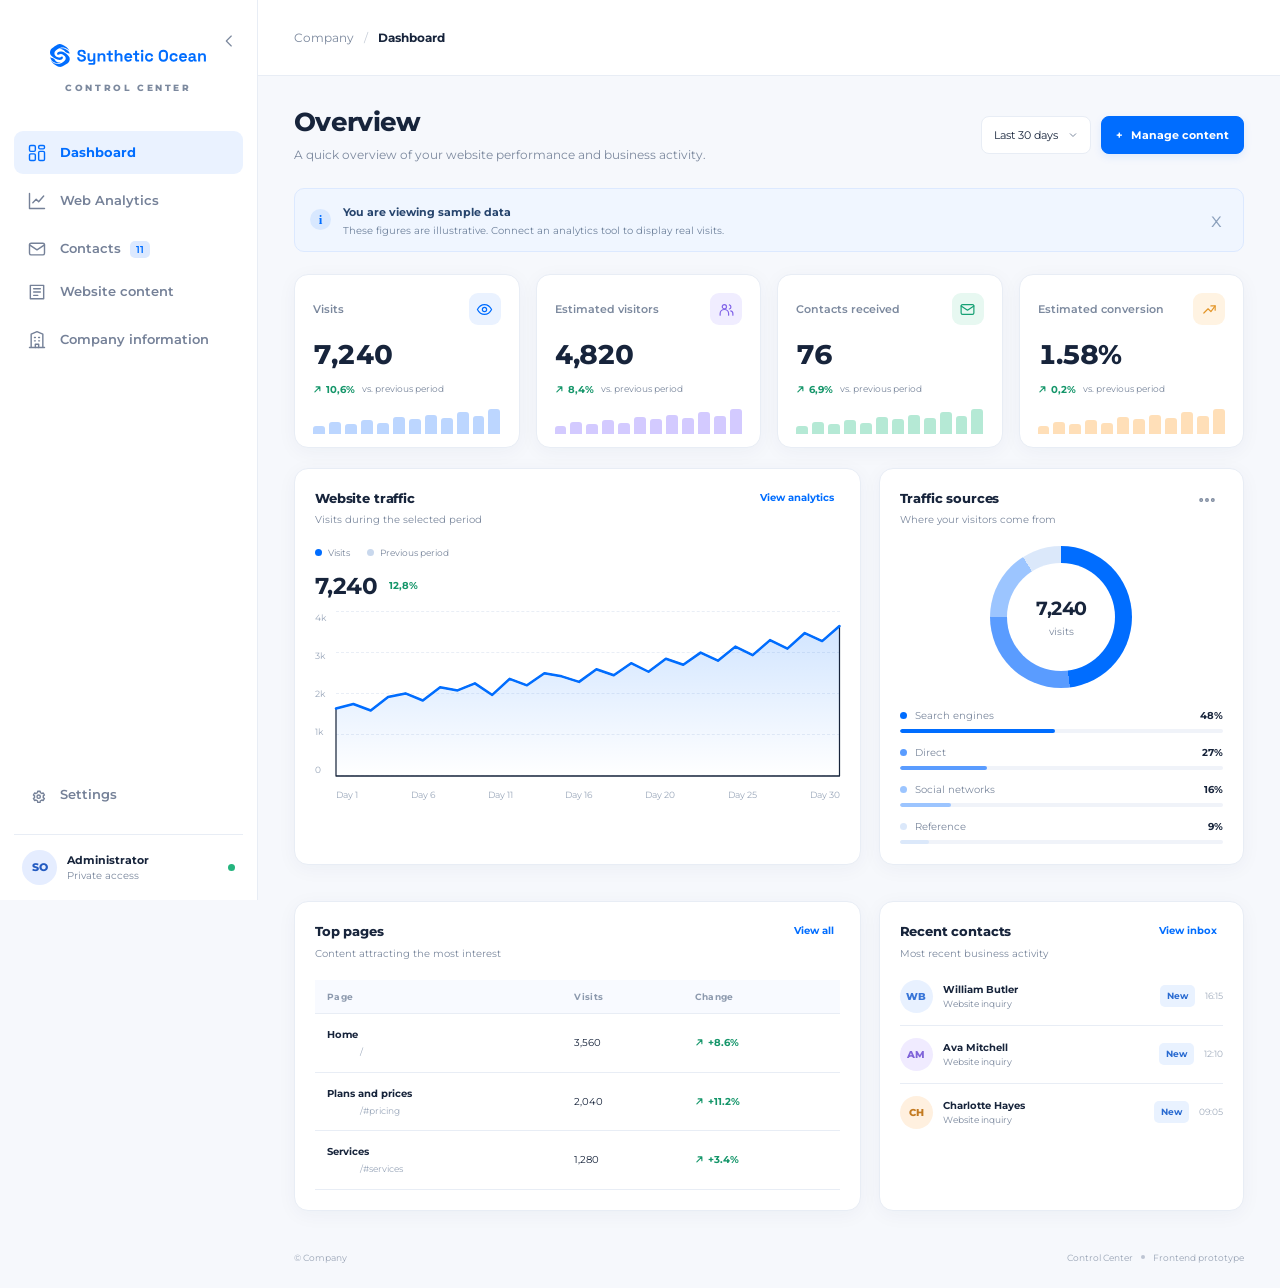
<file: index.html>
<!doctype html>
<html lang="en">
<head>
  <meta charset="utf-8">
  <meta name="viewport" content="width=device-width, initial-scale=1">
  <meta name="theme-color" content="#006dff">
  <meta name="description" content="Synth Ocean Control Center">
  <title>Control Center · Synth Ocean</title>
  <link rel="icon" type="image/ico" href="image/brand/favicon.ico">
  <link rel="stylesheet" href="css/style.css">
  <script type="module" src="js/script.js"></script>
</head>
<body>
  <div class="app-shell">
    <div class="mobile-scrim" id="mobileScrim" hidden></div>
    <aside class="sidebar" id="sidebar" aria-label="Main navigation">
      <div class="brand">
        <a class="brand-mark" href="#dashboard" aria-label="Synth Ocean home">
          <img class="brand-logo" src="image/brand/logo-blue.svg" alt="Synth Ocean">
          <img class="brand-favicon" src="image/brand/favicon.ico" alt="">
        </a>
        <span class="brand-caption">CONTROL CENTER</span>
        <button class="sidebar-collapse" id="sidebarCollapse" type="button" aria-label="Collapse sidebar" title="Collapse sidebar">
          <svg viewBox="0 0 24 24" aria-hidden="true">
            <path d="m14.5 5-7 7 7 7"/>
          </svg>
        </button>
      </div>
      <nav class="nav-list">
        <button class="nav-item active" data-view="dashboard" title="Dashboard">
          <span class="nav-icon">
            <svg viewBox="0 0 24 24">
              <rect x="3" y="3" width="7" height="7" rx="1.5"/>
              <rect x="14" y="3" width="7" height="4" rx="1.5"/>
              <rect x="14" y="10" width="7" height="11" rx="1.5"/>
              <rect x="3" y="13" width="7" height="8" rx="1.5"/>
            </svg>
          </span>
          <span class="nav-text">Dashboard</span>
        </button>
        <button class="nav-item" data-view="analytics" title="Web Analytics">
          <span class="nav-icon">
            <svg viewBox="0 0 24 24">
              <path d="M3 3v18h18"/>
              <path d="m7 14 4-4 3 3 6-7"/>
            </svg>
          </span>
          <span class="nav-text">Web Analytics</span>
        </button>
        <button class="nav-item" data-view="contacts" title="Contacts">
          <span class="nav-icon">
            <svg viewBox="0 0 24 24">
              <rect x="3" y="5" width="18" height="14" rx="2"/>
              <path d="m3 7 9 6 9-6"/>
            </svg>
          </span>
          <span class="nav-text">Contacts <span class="nav-count" id="newContactsCount">3</span></span>
        </button>
      </nav>
      <nav class="nav-list">
        <button class="nav-item" data-view="content" title="Website content">
          <span class="nav-icon">
            <svg viewBox="0 0 24 24">
              <path d="M4 4h16v16H4z"/>
              <path d="M8 8h8M8 12h8M8 16h5"/>
            </svg>
          </span>
          <span class="nav-text">Website content</span>
        </button>
        <button class="nav-item" data-view="company" title="Company information">
          <span class="nav-icon">
            <svg viewBox="0 0 24 24">
              <path d="M3 21h18M5 21V5l7-3 7 3v16"/>
              <path d="M9 9h1M14 9h1M9 13h1M14 13h1M10 21v-4h4v4"/>
            </svg>
          </span>
          <span class="nav-text">Company information</span>
        </button>
      </nav>
      <div class="sidebar-bottom">
        <button class="nav-item" data-view="configuration" title="Settings">
          <span class="nav-icon settings-icon">
            <svg viewBox="0 0 24 24">
              <circle cx="14" cy="14" r="2"/>
              <path d="m19.4 15 .1.1 1.4 1.1-1.4 2.4-1.7-.6a8 8 0 0 1-1.8 1l-.3 1.8h-2.8l-.3-1.8a8 8 0 0 1-1.8-1l-1.7.6-1.4-2.4 1.4-1.1a7 7 0 0 1 0-2l-1.4-1.1 1.4-2.4 1.7.6a8 8 0 0 1 1.8-1l.3-1.8h2.8l.3 1.8a8 8 0 0 1 1.8 1l1.7-.6 1.4 2.4-1.4 1.1a7 7 0 0 1 0 2Z"/>
            </svg>
          </span>
          <span class="nav-text">Settings</span>
        </button>
        <div class="sidebar-user">
          <div class="avatar">SO</div>
          <div class="user-details">
            <strong>Administrator</strong>
            <span>Private access</span>
          </div>
          <span class="online-dot" aria-label="Local session"></span>
        </div>
      </div>
    </aside>
    <main class="main-area">
      <header class="topbar">
        <div class="topbar-left">
          <button class="icon-button mobile-menu" id="mobileMenu" type="button" aria-label="Open menu">
            <svg viewBox="0 0 24 24">
              <path d="M4 6h16M4 12h16M4 18h16"/>
            </svg>
          </button>
          <div class="breadcrumb">
            <span>Synth Ocean</span>
            <span class="crumb-slash">/</span>
            <strong id="breadcrumbCurrent">Dashboard</strong>
          </div>
        </div>
      </header>
      <div class="content-wrap">
        <section class="view-section active" id="view-dashboard">
          <div class="page-heading">
            <div>
              <h1>Overview</h1>
              <p class="page-subtitle">A quick overview of your website performance and business activity.</p>
            </div>
            <div class="heading-actions">
              <label class="select-wrap">
                <span class="sr-only">Period</span>
                <select id="overviewPeriod">
                  <option value="7">Last 7 days</option>
                  <option value="30" selected>Last 30 days</option>
                  <option value="90">Last 90 days</option>
                </select>
              </label>
              <button class="button button-primary" data-go="content">
                <span>+</span>
                Manage content
              </button>
            </div>
          </div>
          <div class="notice-banner">
            <span class="notice-icon">i</span>
            <div>
              <strong>You are viewing sample data</strong>
              <p>These figures are illustrative. Connect an analytics tool to display real visits.</p>
            </div>
            <button class="notice-close" id="dismissNotice" aria-label="Dismiss notice">x</button>
          </div>
          <div class="metric-grid">
            <article class="metric-card">
              <div class="metric-top">
                <span>Visits</span>
                <span class="metric-icon blue-icon">
                  <svg viewBox="0 0 24 24">
                    <path d="M2 12s3.6-7 10-7 10 7 10 7-3.6 7-10 7-10-7-10-7Z"/>
                    <circle cx="12" cy="12" r="3"/>
                  </svg>
                </span>
              </div>
              <div class="metric-value">12.846</div>
              <div class="metric-foot">
                <span class="trend positive">12,8%</span>
                <span>vs. previous period</span>
              </div>
              <div class="sparkline spark-blue">
                <i></i>
                <i></i>
                <i></i>
                <i></i>
                <i></i>
                <i></i>
                <i></i>
                <i></i>
                <i></i>
                <i></i>
                <i></i>
                <i></i>
              </div>
            </article>
            <article class="metric-card">
              <div class="metric-top">
                <span>Estimated visitors</span>
                <span class="metric-icon violet-icon">
                  <svg viewBox="0 0 24 24">
                    <circle cx="9" cy="8" r="3"/>
                    <path d="M3 20v-2a6 6 0 0 1 12 0v2M16 5.5a3 3 0 0 1 0 5.8M18 14a4 4 0 0 1 3 4v2"/>
                  </svg>
                </span>
              </div>
              <div class="metric-value">8.392</div>
              <div class="metric-foot">
                <span class="trend positive">8,2%</span>
                <span>vs. previous period</span>
              </div>
              <div class="sparkline spark-violet">
                <i></i>
                <i></i>
                <i></i>
                <i></i>
                <i></i>
                <i></i>
                <i></i>
                <i></i>
                <i></i>
                <i></i>
                <i></i>
                <i></i>
              </div>
            </article>
            <article class="metric-card">
              <div class="metric-top">
                <span>Contacts received</span>
                <span class="metric-icon green-icon">
                  <svg viewBox="0 0 24 24">
                    <rect x="3" y="5" width="18" height="14" rx="2"/>
                    <path d="m3 7 9 6 9-6"/>
                  </svg>
                </span>
              </div>
              <div class="metric-value">148</div>
              <div class="metric-foot">
                <span class="trend positive">4,6%</span>
                <span>vs. previous period</span>
              </div>
              <div class="sparkline spark-green">
                <i></i>
                <i></i>
                <i></i>
                <i></i>
                <i></i>
                <i></i>
                <i></i>
                <i></i>
                <i></i>
                <i></i>
                <i></i>
                <i></i>
              </div>
            </article>
            <article class="metric-card">
              <div class="metric-top">
                <span>Estimated conversion</span>
                <span class="metric-icon orange-icon">
                  <svg viewBox="0 0 24 24">
                    <path d="M4 17 10 11l4 4 6-8"/>
                    <path d="M14 7h6v6"/>
                  </svg>
                </span>
              </div>
              <div class="metric-value">3,42<span class="metric-unit">%</span></div>
              <div class="metric-foot">
                <span class="trend negative">0,4%</span>
                <span>vs. previous period</span>
              </div>
              <div class="sparkline spark-orange">
                <i></i>
                <i></i>
                <i></i>
                <i></i>
                <i></i>
                <i></i>
                <i></i>
                <i></i>
                <i></i>
                <i></i>
                <i></i>
                <i></i>
              </div>
            </article>
          </div>
          <div class="dashboard-grid">
            <article class="panel traffic-panel">
              <div class="panel-heading">
                <div>
                  <h2>Website traffic</h2>
                  <p>Visits during the selected period</p>
                </div>
                <button class="text-button" data-go="analytics">View analytics</button>
              </div>
              <div class="chart-legend">
                <span><i class="legend-dot blue-dot"></i>Visits</span>
                <span><i class="legend-dot pale-dot"></i>Previous period</span>
              </div>
              <div class="chart-summary">
                <strong id="chartTotal">12.846</strong>
                <span class="trend positive">12,8%</span>
              </div>
              <div class="chart-container">
                <div class="chart-y-labels">
                  <span>4k</span>
                  <span>3k</span>
                  <span>2k</span>
                  <span>1k</span>
                  <span>0</span>
                </div>
                <div class="chart-main">
                  <div class="chart-gridlines">
                    <i></i>
                    <i></i>
                    <i></i>
                    <i></i>
                    <i></i>
                  </div>
                  <svg class="traffic-chart" viewBox="0 0 700 220" preserveAspectRatio="none" role="img" aria-label="Illustrative visits chart">
                    <defs>
                      <linearGradient id="areaFill" x1="0" x2="0" y1="0" y2="1">
                        <stop offset="0%" stop-color="#006dff" stop-opacity=".18"/>
                        <stop offset="100%" stop-color="#006dff" stop-opacity="0"/>
                      </linearGradient>
                    </defs>
                    <path class="chart-area" d="M0 172 C25 165 28 140 55 150 S95 167 115 132 S152 145 175 112 S212 128 235 96 S270 119 295 102 S330 76 355 91 S395 110 415 75 S452 93 475 58 S510 88 535 64 S570 43 590 65 S630 31 650 45 S680 20 700 28 L700 220 L0 220Z"/>
                    <path class="chart-line" d="M0 172 C25 165 28 140 55 150 S95 167 115 132 S152 145 175 112 S212 128 235 96 S270 119 295 102 S330 76 355 91 S395 110 415 75 S452 93 475 58 S510 88 535 64 S570 43 590 65 S630 31 650 45 S680 20 700 28"/>
                  </svg>
                  <div class="chart-x-labels">
                    <span>01</span>
                    <span>05</span>
                    <span>10</span>
                    <span>15</span>
                    <span>20</span>
                    <span>25</span>
                    <span>30</span>
                  </div>
                </div>
              </div>
            </article>
            <article class="panel sources-panel">
              <div class="panel-heading">
                <div>
                  <h2>Traffic sources</h2>
                  <p>Where your visitors come from</p>
                </div>
                <button class="more-button" aria-label="More options">
                  <svg
                    viewBox="0 0 24 24"
                    width="18"
                    height="18"
                    fill="currentColor"
                    aria-hidden="true"
                    focusable="false"
                  >
                    <circle cx="5" cy="12" r="1.5"></circle>
                    <circle cx="12" cy="12" r="1.5"></circle>
                    <circle cx="19" cy="12" r="1.5"></circle>
                  </svg>
                </button>
              </div>
              <div class="donut-wrap">
                <div class="donut-chart">
                  <div class="donut-center">
                    <strong>12.846</strong>
                    <span>visits</span>
                  </div>
                </div>
              </div>
              <div class="source-list">
                <div class="source-row">
                  <span class="source-name"><i class="source-color source-one"></i>Search engines</span>
                  <strong>42%</strong>
                  <div class="source-track"><i style="width:42%"></i></div>
                </div>
                <div class="source-row">
                  <span class="source-name"><i class="source-color source-two"></i>Direct</span>
                  <strong>28%</strong>
                  <div class="source-track"><i style="width:28%"></i></div>
                </div>
                <div class="source-row">
                  <span class="source-name"><i class="source-color source-three"></i>Social media</span>
                  <strong>19%</strong>
                  <div class="source-track"><i style="width:19%"></i></div>
                </div>
                <div class="source-row">
                  <span class="source-name"><i class="source-color source-four"></i>Referrals</span>
                  <strong>11%</strong>
                  <div class="source-track"><i style="width:11%"></i></div>
                </div>
              </div>
            </article>
            <article class="panel pages-panel">
              <div class="panel-heading">
                <div>
                  <h2>Top pages</h2>
                  <p>Content attracting the most interest</p>
                </div>
                <button class="text-button" data-go="analytics">View all</button>
              </div>
              <div class="table-scroll">
                <table>
                  <thead>
                    <tr>
                      <th>Page</th>
                      <th>Visits</th>
                      <th>Change</th>
                    </tr>
                  </thead>
                  <tbody>
                    <tr>
                      <td>
                        <span class="page-title">Home</span>
                        <small>/</small>
                      </td>
                      <td>5.284</td>
                      <td><span class="trend positive">+14,2%</span></td>
                    </tr>
                    <tr>
                      <td>
                        <span class="page-title">Plans & Pricing</span>
                        <small>/#pricing</small>
                      </td>
                      <td>3.126</td>
                      <td><span class="trend positive">+8,7%</span></td>
                    </tr>
                    <tr>
                      <td>
                        <span class="page-title">Services</span>
                        <small>/#services</small>
                      </td>
                      <td>2.410</td>
                      <td><span class="trend positive">+5,1%</span></td>
                    </tr>
                    <tr>
                      <td>
                        <span class="page-symbol">◎</span>
                        <span class="page-title">Synth Analytics</span>
                        <small>/#analytics</small>
                      </td>
                      <td>1.240</td>
                      <td><span class="trend negative">−2,3%</span></td>
                    </tr>
                  </tbody>
                </table>
              </div>
            </article>
            <article class="panel recent-panel">
              <div class="panel-heading">
                <div>
                  <h2>Recent contacts</h2>
                  <p>Most recent business activity</p>
                </div>
                <button class="text-button" data-go="contacts">View inbox</button>
              </div>
              <div class="recent-list">
                <div class="recent-item">
                  <div class="contact-avatar avatar-blue">JD</div>
                  <div class="recent-info">
                    <strong>Jordan Davis</strong>
                    <span>Question about the Tide plan</span>
                  </div>
                  <span class="status-tag status-new">New</span>
                  <time>09:42</time>
                </div>
                <div class="recent-item">
                  <div class="contact-avatar avatar-violet">AM</div>
                  <div class="recent-info">
                    <strong>Alex Morgan</strong>
                    <span>Website quote</span>
                  </div>
                  <span class="status-tag status-review">In review</span>
                  <time>Yesterday</time>
                </div>
                <div class="recent-item">
                  <div class="contact-avatar avatar-orange">SR</div>
                  <div class="recent-info">
                    <strong>Sam Rivera</strong>
                    <span>Maintenance question</span>
                  </div>
                  <span class="status-tag status-new">New</span>
                  <time>Yesterday</time>
                </div>
              </div>
            </article>
          </div>
        </section>
        <footer class="app-footer">
          <span>© Synth Ocean <span id="currentYear"></span></span>
          <span>Control Center <i></i> Frontend prototype</span>
        </footer>
      </div>
    </main>
  </div>
  <div class="toast-region" id="toastRegion" aria-live="polite" aria-atomic="true"></div>
  <dialog class="confirm-dialog" id="confirmDialog">
    <form method="dialog">
      <div class="dialog-icon">!</div>
      <h2 id="dialogTitle">Confirm action</h2>
      <p id="dialogMessage">Do you want to continue?</p>
      <div class="dialog-actions">
        <button class="button button-secondary" value="cancel">Cancel</button>
        <button class="button button-primary" id="dialogConfirm" value="confirm">Confirm</button>
      </div>
    </form>
  </dialog>
</body>
</html>
</file>
<file: css/style.css>
@font-face {
  font-family:Montserrat;
  src:url("../font/Montserrat-VariableFont_wght.ttf") format("truetype");
  font-weight:100 900;
  font-style:normal;
  font-display:swap
}
:root {
  --primary-color:#006dff;
  --primary-hover:#0058d6;
  --secondary-color:#eaf2ff;
  --accent-color:#20a4f3;
  --font:"Montserrat",Arial,sans-serif;
  --page-bg:#f6f8fc;
  --surface:#fff;
  --surface-soft:#f8faff;
  --text-color:#17243b;
  --muted-color:#7c899e;
  --border-color:#e8edf5;
  --sidebar-bg:#fff;
  --success:#15966a;
  --danger:#dc5c62;
  --warning:#d88a20;
  --shadow:0 4px 20px rgba(24,54,98,.045);
  --radius:14px;
  --sidebar-width:258px;
  --sidebar-mini:84px
}
* {
  box-sizing:border-box
}
html {
  scroll-behavior:smooth
}
body {
  margin:0;
  background:var(--page-bg);
  color:var(--text-color);
  font-family:var(--font);
  font-size:13px;
  line-height:1.5;
  -webkit-font-smoothing:antialiased
}
button,input,select,textarea {
  font:inherit
}
button {
  cursor:pointer
}
button:focus-visible,input:focus-visible,select:focus-visible {
  outline:3px solid #006dff55;
  outline-offset:2px
}
svg {
  width:20px;
  height:20px;
  fill:none;
  stroke:currentColor;
  stroke-width:1.7;
  stroke-linecap:round;
  stroke-linejoin:round
}
.app-shell {
  min-height:100vh
}
.sidebar {
  position:fixed;
  z-index:30;
  inset:0 auto 0 0;
  width:var(--sidebar-width);
  display:flex;
  flex-direction:column;
  background:var(--sidebar-bg);
  border-right:1px solid var(--border-color);
  padding:25px 14px 15px;
  transition:width .22s ease,transform .22s ease;
  overflow-x:hidden
}
.brand {
  position:relative;
  min-height:82px;
  display:flex;
  align-items:center;
  flex-direction:column;
  justify-content:center;
  gap:7px;
  margin:0 0 24px
}
.brand-mark {
  height:37px;
  display:flex;
  align-items:center;
  justify-content:center;
  text-decoration:none
}
.brand-logo {
  width:158px;
  max-height:36px;
  object-fit:contain
}
.brand-favicon {
  display:none;
  width:36px;
  height:36px;
  object-fit:contain
}
.brand-caption {
  font-size:9px;
  font-weight:800;
  letter-spacing:2.6px;
  color:var(--muted-color)
}
.sidebar-collapse {
  position:absolute;
  right:0;
  top:2px;
  border:0;
  background:transparent;
  color:var(--muted-color);
  width:28px;
  height:28px;
  border-radius:7px;
  display:grid;
  place-items:center
}
.sidebar-collapse:hover {
  background:var(--secondary-color);
  color:var(--primary-color)
}
.sidebar-collapse svg {
  width:17px
}
.nav-label {
  font-size:9px;
  font-weight:800;
  letter-spacing:1.45px;
  color:#a2adbd;
  padding:0 12px;
  margin-bottom:10px;
  white-space:nowrap
}
.nav-label-spaced {
  margin-top:27px
}
.nav-list {
  display:grid;
  gap:5px
}
.nav-item {
  width:100%;
  min-width:0;
  display:flex;
  align-items:center;
  gap:13px;
  padding:11px 12px;
  border:0;
  border-radius:9px;
  background:transparent;
  color:#758198;
  text-align:left;
  font-weight:600;
  white-space:nowrap;
  transition:background .15s,color .15s
}
.nav-item:hover {
  background:#f3f7ff;
  color:var(--primary-color)
}
.nav-item.active {
  background:var(--secondary-color);
  color:var(--primary-color);
  font-weight:700
}
.nav-icon {
  width:21px;
  height:21px;
  flex:0 0 21px;
  display:grid;
  place-items:center
}
.nav-icon svg {
  width:20px;
  height:20px
}
.nav-text {
  overflow:hidden;
  text-overflow:ellipsis
}
.nav-count {
  margin-left:5px;
  background:#dce9ff;
  color:#006dff;
  font-size:10px;
  border-radius:5px;
  padding:2px 6px
}
.sidebar-bottom {
  margin-top:auto
}
.sidebar-user {
  display:flex;
  align-items:center;
  gap:10px;
  margin-top:18px;
  padding:15px 8px 0;
  border-top:1px solid var(--border-color);
  min-width:0
}
.avatar {
  display:grid;
  place-items:center;
  flex:0 0 auto;
  border-radius:50%;
  background:#e5edff;
  color:#245bc1;
  font-weight:800
}
.avatar {
  width:35px;
  height:35px;
  font-size:11px
}
.user-details {
  display:grid;
  min-width:0;
  flex:1
}
.user-details strong {
  font-size:11px;
  white-space:nowrap
}
.user-details span {
  font-size:10px;
  color:var(--muted-color)
}
.online-dot {
  width:7px;
  height:7px;
  background:#24b47e;
  border-radius:50%;
  flex:0 0 auto
}
.main-area {
  margin-left:var(--sidebar-width);
  min-width:0;
  transition:margin-left .22s ease
}
.topbar {
  height:76px;
  background:var(--surface);
  border-bottom:1px solid var(--border-color);
  display:flex;
  align-items:center;
  justify-content:space-between;
  padding:0 36px;
  gap:20px
}
.topbar-left {
  display:flex;
  align-items:center;
  gap:15px
}
.breadcrumb {
  display:flex;
  gap:10px;
  align-items:center;
  color:var(--muted-color);
  font-size:12px
}
.breadcrumb strong {
  color:var(--text-color);
  font-weight:700
}
.crumb-slash {
  color:#c5ccd7
}
.icon-button {
  display:grid;
  place-items:center;
  width:36px;
  height:36px;
  border:1px solid var(--border-color);
  border-radius:9px;
  background:var(--surface);
  color:var(--muted-color)
}
.icon-button:hover {
  color:var(--primary-color);
  border-color:#b7d1ff
}
.mobile-menu {
  display:none
}
.content-wrap {
  max-width:1680px;
  margin:0 auto;
  padding:30px 36px 0
}
.view-section {
  display:none
}
.view-section.active {
  display:block;
  animation:fadein .18s ease
}
@keyframes fadein {
  from {
    opacity:.55;
    transform:translateY(3px)
  }
  to {
    opacity:1;
    transform:none
  }
}
.page-heading {
  display:flex;
  align-items:center;
  justify-content:space-between;
  gap:22px;
  margin-bottom:24px
}
.eyebrow {
  margin:0 0 5px;
  color:var(--primary-color);
  font-size:9px;
  font-weight:800;
  letter-spacing:1.7px
}
.page-heading h1 {
  font-size:26px;
  line-height:1.25;
  letter-spacing:-.7px;
  margin:0;
  font-weight:750
}
.page-subtitle {
  color:var(--muted-color);
  font-size:12px;
  margin:7px 0 0
}
.heading-actions {
  display:flex;
  align-items:center;
  gap:10px
}
/* Estilo uniforme para todos los desplegables */
select,
.select-wrap select,
.toolbar select {
  appearance: none;
  -webkit-appearance: none;
  border: 1px solid var(--border-color);
  border-radius: 8px;
  background: var(--surface) url("data:image/svg+xml,%3Csvg xmlns='http://www.w3.org/2000/svg' width='12' height='12' viewBox='0 0 24 24' fill='none' stroke='%237c899e' stroke-width='2'%3E%3Cpath d='m6 9 6 6 6-6'/%3E%3C/svg%3E") no-repeat right 11px center;
  padding: 10px 31px 10px 12px;
  color: var(--text-color);
  font-family: inherit;
  font-size: 11px;
  max-width: 100%;
  cursor: pointer;
  outline: none;
  transition: border-color 0.15s ease, box-shadow 0.15s ease;
}
/* Estado al enfocar un desplegable */
select:focus {
  border-color: var(--primary-color);
  box-shadow: 0 0 0 3px color-mix(in srgb, var(--primary-color) 12%, transparent);
}
/* Conserva el ancho del filtro de Contacts y otros toolbars */
.toolbar select {
  min-width: 150px;
}
.button {
  display:inline-flex;
  align-items:center;
  justify-content:center;
  gap:8px;
  border-radius:8px;
  padding:10px 14px;
  font-size:11px;
  font-weight:700;
  transition:background .15s,border .15s;
  white-space:nowrap
}
.button-primary {
  background:var(--primary-color);
  border:1px solid var(--primary-color);
  color:white;
  box-shadow:0 3px 8px #006dff1a
}
.button-primary:hover {
  background:var(--primary-hover)
}
.button-secondary {
  background:var(--surface);
  border:1px solid var(--border-color);
  color:var(--text-color)
}
.button-secondary:hover {
  border-color:#a8c7ff;
  color:var(--primary-color)
}
.button-full {
  width:100%;
  margin-top:10px
}
.notice-banner {
  display:flex;
  align-items:center;
  gap:12px;
  padding:13px 15px;
  background:#f0f6ff;
  border:1px solid #dce9ff;
  border-radius:10px;
  margin-bottom:22px;
  color:#38516f
}
.notice-icon {
  width:21px;
  height:21px;
  display:grid;
  place-items:center;
  flex:0 0 auto;
  border-radius:50%;
  background:#d8e8ff;
  color:#006dff;
  font-weight:800;
  font-family:serif
}
.notice-banner strong {
  font-size:11px;
  color:#26446d
}
.notice-banner p {
  font-size:10px;
  margin:2px 0 0;
  color:#6f829c
}
.notice-close {
  margin-left:auto;
  border:0;
  background:none;
  color:#8ba0bc;
  font-size:20px
}
.metric-grid {
  display:grid;
  grid-template-columns:repeat(4,minmax(0,1fr));
  gap:16px;
  margin-bottom:20px
}
.metric-grid-three {
  grid-template-columns:repeat(3,minmax(0,1fr))
}
.metric-card,.panel {
  background:var(--surface);
  border:1px solid var(--border-color);
  border-radius:var(--radius);
  box-shadow:var(--shadow);
  min-width:0
}
.metric-card {
  padding:18px 18px 13px;
  position:relative;
  overflow:hidden
}
.metric-top {
  display:flex;
  align-items:center;
  justify-content:space-between;
  gap:10px;
  color:var(--muted-color);
  font-size:11px;
  font-weight:600
}
.metric-icon {
  width:32px;
  height:32px;
  border-radius:9px;
  display:grid;
  place-items:center
}
.metric-icon svg {
  width:17px;
  height:17px
}
.blue-icon {
  color:#006dff;
  background:#eaf2ff
}
.violet-icon {
  color:#8265e8;
  background:#f0edff
}
.green-icon {
  color:#16a174;
  background:#e7f8f1
}
.orange-icon {
  color:#e4972b;
  background:#fff3e2
}
.metric-value {
  font-size:27px;
  letter-spacing:-.8px;
  font-weight:750;
  margin:10px 0 6px;
  font-variant-numeric:tabular-nums
}
.metric-unit {
  font-size:16px;
  margin-left:2px
}
.metric-foot {
  display:flex;
  align-items:center;
  gap:7px;
  font-size:9px;
  color:var(--muted-color);
  white-space:nowrap
}
.trend {
  font-size:10px;
  font-weight:700;
  white-space:nowrap
}
.positive {
  color:var(--success)
}
.negative {
  color:var(--danger)
}
.sparkline {
  height:25px;
  display:flex;
  align-items:end;
  gap:4px;
  margin-top:12px
}
.sparkline i {
  flex:1;
  border-radius:3px 3px 0 0;
  opacity:.75
}
.spark-blue i {
  background:#a6c8ff
}
.spark-violet i {
  background:#c5b8ff
}
.spark-green i {
  background:#9de2c7
}
.spark-orange i {
  background:#ffd5a1
}
.sparkline i:nth-child(1) {
  height:32%
}
.sparkline i:nth-child(2) {
  height:45%
}
.sparkline i:nth-child(3) {
  height:39%
}
.sparkline i:nth-child(4) {
  height:55%
}
.sparkline i:nth-child(5) {
  height:42%
}
.sparkline i:nth-child(6) {
  height:65%
}
.sparkline i:nth-child(7) {
  height:57%
}
.sparkline i:nth-child(8) {
  height:74%
}
.sparkline i:nth-child(9) {
  height:62%
}
.sparkline i:nth-child(10) {
  height:85%
}
.sparkline i:nth-child(11) {
  height:72%
}
.sparkline i:nth-child(12) {
  height:100%
}
.dashboard-grid {
  display:grid;
  grid-template-columns:minmax(0,1.55fr) minmax(290px,1fr);
  gap:18px
}
.panel {
  padding:20px;
  margin-bottom:18px
}
.panel-heading {
  display:flex;
  align-items:flex-start;
  justify-content:space-between;
  gap:15px;
  margin-bottom:19px
}
.panel-heading h2 {
  font-size:13px;
  margin:0;
  font-weight:750;
  letter-spacing:-.15px
}
.panel-heading p {
  font-size:10px;
  color:var(--muted-color);
  margin:4px 0 0
}
.text-button {
  border:0;
  background:none;
  color:var(--primary-color);
  font-size:10px;
  font-weight:700;
  white-space:nowrap
}
.text-button span {
  font-size:15px;
  margin-left:3px
}
.more-button {
  border:0;
  background:none;
  color:var(--muted-color);
  letter-spacing:2px
}
.chart-legend {
  display:flex;
  gap:17px;
  color:var(--muted-color);
  font-size:9px
}
.chart-legend span {
  display:flex;
  align-items:center;
  gap:6px
}
.legend-dot {
  width:7px;
  height:7px;
  border-radius:50%
}
.blue-dot {
  background:var(--primary-color)
}
.pale-dot {
  background:#c9d8ed
}
.chart-summary {
  display:flex;
  align-items:center;
  gap:12px;
  margin:9px 0 0
}
.chart-summary strong {
  font-size:23px;
  letter-spacing:-.6px
}
.chart-container {
  display:flex;
  gap:10px;
  height:190px;
  margin-top:8px
}
.chart-y-labels {
  display:flex;
  flex-direction:column;
  justify-content:space-between;
  padding:0 0 25px;
  color:#9aa7ba;
  font-size:9px
}
.chart-main {
  flex:1;
  position:relative;
  min-width:0
}
.chart-gridlines {
  position:absolute;
  inset:0 0 25px;
  display:flex;
  flex-direction:column;
  justify-content:space-between
}
.chart-gridlines i {
  border-top:1px dashed #e9eef6
}
.traffic-chart {
  position:absolute;
  inset:0 0 25px;
  width:100%;
  height:calc(100% - 25px);
  overflow:visible
}
.chart-area {
  fill:url(#areaFill)
}
.chart-line {
  fill:none;
  stroke:var(--primary-color);
  stroke-width:2.5;
  vector-effect:non-scaling-stroke
}
.chart-x-labels {
  display:flex;
  justify-content:space-between;
  color:#9aa7ba;
  font-size:9px;
  gap:5px
}
.chart-main>.chart-x-labels {
  position:absolute;
  bottom:0;
  left:0;
  right:0
}
.donut-wrap {
  display:flex;
  justify-content:center;
  margin:6px 0 20px
}
.donut-chart {
  width:142px;
  height:142px;
  border-radius:50%;
  display:grid;
  place-items:center;
  background:conic-gradient(#006dff 0 42%,#5a9cff 42% 70%,#9cc5ff 70% 89%,#dbe8fa 89% 100%);
  position:relative
}
.donut-chart:before {
  content:"";
  position:absolute;
  inset:17px;
  border-radius:50%;
  background:var(--surface)
}
.donut-center {
  z-index:1;
  display:grid;
  text-align:center
}
.donut-center strong {
  font-size:19px;
  letter-spacing:-.5px
}
.donut-center span {
  font-size:10px;
  color:var(--muted-color)
}
.source-list {
  display:grid;
  gap:12px
}
.source-row {
  display:grid;
  grid-template-columns:minmax(0,1fr) auto;
  gap:6px 10px;
  align-items:center
}
.source-name {
  font-size:10px;
  color:var(--muted-color);
  display:flex;
  align-items:center;
  gap:8px
}
.source-color {
  width:7px;
  height:7px;
  border-radius:50%
}
.source-one {
  background:#006dff
}
.source-two {
  background:#5a9cff
}
.source-three {
  background:#9cc5ff
}
.source-four {
  background:#dbe8fa
}
.source-row strong {
  font-size:10px
}
.source-track {
  grid-column:1/3;
  height:4px;
  background:#f0f3f9;
  border-radius:8px;
  overflow:hidden
}
.source-track i {
  display:block;
  height:100%;
  background:var(--primary-color);
  border-radius:8px
}
.source-row:nth-child(2) .source-track i {
  background:#5a9cff
}
.source-row:nth-child(3) .source-track i {
  background:#9cc5ff
}
.source-row:nth-child(4) .source-track i {
  background:#dbe8fa
}
.pages-panel,.recent-panel {
  margin-top:0
}
.table-scroll {
  width:100%;
  overflow-x:auto
}
table {
  width:100%;
  border-collapse:collapse;
  text-align:left;
  white-space:nowrap
}
th {
  padding:10px 12px;
  background:var(--surface-soft);
  font-size:9px;
  letter-spacing:.3px;
  color:#8c99ad;
  font-weight:700;
  border-bottom:1px solid var(--border-color)
}
td {
  padding:13px 12px;
  border-bottom:1px solid var(--border-color);
  font-size:10px
}
tbody tr:last-child td {
  border-bottom:0
}
.page-symbol {
  display:inline-grid;
  place-items:center;
  width:24px;
  height:24px;
  margin-right:9px;
  border-radius:7px;
  background:#edf4ff;
  color:var(--primary-color);
  font-size:15px;
  vertical-align:middle
}
.page-title {
  font-weight:700
}
.pages-panel td small {
  display:block;
  margin:3px 0 0 33px;
  color:#9aa7ba;
  font-size:9px
}
.recent-list {
  display:grid
}
.recent-item {
  display:flex;
  align-items:center;
  gap:10px;
  padding:12px 0;
  border-bottom:1px solid var(--border-color);
  min-width:0
}
.recent-item:first-child {
  padding-top:0
}
.recent-item:last-child {
  border-bottom:0;
  padding-bottom:0
}
.contact-avatar {
  display:grid;
  place-items:center;
  width:33px;
  height:33px;
  flex:0 0 auto;
  border-radius:50%;
  font-size:10px;
  font-weight:800
}
.avatar-blue {
  background:#e8f1ff;
  color:#3875d8
}
.avatar-violet {
  background:#f0ebff;
  color:#8065d9
}
.avatar-orange {
  background:#fff0df;
  color:#c37a20
}
.recent-info {
  display:grid;
  min-width:0;
  flex:1
}
.recent-info strong {
  font-size:10px
}
.recent-info span {
  font-size:9px;
  color:var(--muted-color);
  white-space:nowrap;
  overflow:hidden;
  text-overflow:ellipsis;
  max-width:170px
}
.recent-item time {
  font-size:9px;
  color:#a2adbd
}
.status-tag {
  display:inline-flex;
  align-items:center;
  width:max-content;
  border-radius:5px;
  padding:4px 7px;
  font-size:9px;
  font-weight:700;
  white-space:nowrap
}
.status-new {
  background:#e9f2ff;
  color:#286ad1
}
.status-review {
  background:#fff3df;
  color:#b77a18
}
.status-done {
  background:#e4f7ef;
  color:#14845e
}
.app-footer {
  display:flex;
  align-items:center;
  justify-content:space-between;
  padding:22px 0 24px;
  color:#9aa5b6;
  font-size:9px
}
.app-footer span:last-child {
  display:flex;
  align-items:center;
  gap:8px
}
.app-footer i {
  width:4px;
  height:4px;
  background:#bdc5d2;
  border-radius:50%
}
.standalone-panel {
  margin-top:18px
}
.toolbar {
  display:flex;
  align-items:center;
  justify-content:space-between;
  gap:12px;
  margin-bottom:15px
}
.search-box {
  display:flex;
  align-items:center;
  gap:9px;
  min-width:240px;
  max-width:430px;
  flex:1;
  border:1px solid var(--border-color);
  background:var(--surface);
  border-radius:8px;
  padding:0 11px
}
.search-box svg {
  width:16px;
  height:16px;
  color:#98a4b6
}
.search-box input {
  width:100%;
  min-width:0;
  border:0;
  outline:none;
  background:transparent;
  padding:11px 0;
  color:var(--text-color);
  font-size:11px
}
.toolbar select {
  min-width:150px
}
.table-footer {
  display:flex;
  justify-content:space-between;
  gap:15px;
  padding-top:14px;
  color:var(--muted-color);
  font-size:10px
}
.row-action {
  border:1px solid var(--border-color);
  border-radius:6px;
  background:var(--surface);
  color:var(--text-color);
  padding:5px 8px;
  font-size:10px
}
.row-action:hover {
  border-color:#b7d1ff;
  color:var(--primary-color)
}
.content-tabs {
  display:flex;
  gap:20px;
  border-bottom:1px solid var(--border-color);
  margin-bottom:18px
}
.content-tab {
  border:0;
  border-bottom:2px solid transparent;
  padding:0 2px 12px;
  background:none;
  color:var(--muted-color);
  font-size:11px;
  font-weight:700
}
.content-tab.active {
  border-color:var(--primary-color);
  color:var(--primary-color)
}
.editor-layout {
  display:grid;
  grid-template-columns:minmax(0,1.45fr) minmax(260px,.8fr);
  gap:18px;
  align-items:start
}
.editor-panel,.preview-panel {
  margin:0
}
.plan-editor-card {
  border:1px solid var(--border-color);
  border-radius:10px;
  padding:15px;
  margin-bottom:12px
}
.plan-editor-top {
  display:flex;
  align-items:center;
  justify-content:space-between;
  gap:10px;
  margin-bottom:12px
}


/* Indicador visual de acordeón */

.plan-editor-card > summary::after {
  content: "";
  width: 7px;
  height: 7px;
  margin-left: auto;
  flex-shrink: 0;
  border-right: 1.5px solid var(--muted-color);
  border-bottom: 1.5px solid var(--muted-color);
  transform: rotate(45deg) translateY(-2px);
  transition: transform 0.2s ease;
}
.plan-editor-card .inline-check {
  display: inline-flex;
  align-items: center;
  justify-content: start;
  gap: 7px;
  line-height: 1.4;
}
.plan-editor-card[open] > summary::after {
  transform: rotate(225deg) translateY(-2px);
}



.plan-editor-top strong {
  font-size:12px
}
.plan-number {
  display:inline-grid;
  place-items:center;
  width:25px;
  height:25px;
  margin-right:7px;
  border-radius:7px;
  background:var(--secondary-color);
  color:var(--primary-color);
  font-size:10px
}
.field {
  display:grid;
  gap:6px;
  min-width:0
}
.field span {
  font-size:10px;
  color:var(--muted-color);
  font-weight:700
}
.field input,.field textarea,.field select {
  width:100%;
  border:1px solid var(--border-color);
  border-radius:7px;
  padding:10px 11px;
  background:var(--surface);
  color:var(--text-color);
  font-size:11px;
  min-width:0
}
.field textarea {
  min-height:74px;
  resize:vertical
}
.field input:focus,.field textarea:focus {
  outline:2px solid #006dff22;
  border-color:#9ec2ff
}
.plan-fields {
  display:grid;
  grid-template-columns:1fr 1fr;
  gap:12px
}
.field-full {
  grid-column:1/-1
}
.feature-field {
  min-height:92px!important
}
.editor-actions {
  display:flex;
  justify-content:space-between;
  align-items:center;
  gap:12px;
  margin-top:17px;
  padding-top:15px;
  border-top:1px solid var(--border-color)
}
.editor-actions>span {
  font-size:10px;
  color:var(--muted-color)
}
.draft-indicator {
  display:flex;
  align-items:center;
  gap:7px;
  color:var(--muted-color);
  font-size:10px
}
.draft-indicator i {
  width:7px;
  height:7px;
  background:#aab4c3;
  border-radius:50%
}
.draft-indicator.pending i {
  background:#e3a52f
}
.preview-badge {
  font-size:8px;
  letter-spacing:.6px;
  font-weight:800;
  color:#a16b13;
  background:#fff4df;
  padding:5px 7px;
  border-radius:5px
}
.content-preview {
  display:grid;
  gap:10px
}
.preview-plan {
  padding:15px;
  border:1px solid var(--border-color);
  border-radius:10px
}
.preview-plan h3 {
  margin:0;
  font-size:13px
}
.preview-price {
  font-size:22px;
  font-weight:800;
  letter-spacing:-.5px;
  margin:7px 0
}
.preview-price small {
  font-size:10px;
  font-weight:500;
  color:var(--muted-color)
}
.preview-plan p {
  font-size:10px;
  color:var(--muted-color);
  margin:0 0 10px
}
.preview-plan ul {
  padding-left:17px;
  margin:0;
  color:var(--muted-color);
  font-size:10px
}
.preview-plan li {
  margin:5px 0
}
.preview-maintenance {
  display:block;
  margin-top:12px;
  font-size:10px;
  color:var(--primary-color);
  font-weight:700
}
.preview-note {
  font-size:9px;
  line-height:1.6;
  color:var(--muted-color);
  margin:10px 0 0
}
.form-panel {
  max-width:900px
}
.form-grid {
  display:grid;
  grid-template-columns:1fr 1fr;
  gap:17px
}
.body-copy {
  font-size:11px;
  line-height:1.8;
  color:var(--muted-color);
  margin:0 0 15px
}
.settings-grid {
  display:grid;
  grid-template-columns:1fr 1fr;
  gap:18px
}
.setting-card {
  display: grid;
  grid-template-columns: 42px minmax(0, 1fr) auto;
  gap: 0 14px;
  align-items: start;
}
.setting-card .inline-check {
  grid-column: 2 / -1;
  display: inline-flex;
  align-items: center;
  gap: 8px;
  margin-top: 8px;
}
.setting-icon {
  display:grid;
  place-items:center;
  width:40px;
  height:40px;
  border-radius:10px;
  background:var(--secondary-color);
  color:var(--primary-color);
  font-size:21px;
  grid-row:span 3
}
.setting-icon svg {
  display: block;
  width: 22px;
  height: 22px;
  fill: none;
  stroke: currentColor;
  stroke-width: 1.8;
  stroke-linecap: round;
  stroke-linejoin: round;
  flex-shrink: 0;
}
.setting-card h2 {
  font-size:12px;
  margin:0 0 5px
}
.setting-card p {
  font-size:10px;
  line-height:1.7;
  color:var(--muted-color);
  margin:0 0 12px
}
.setting-card .button,.setting-card .status-tag {
  justify-self:start
}
.analytics-detail-grid {
  grid-template-columns:minmax(0,1.5fr) minmax(270px,1fr)
}
.large-chart {
  height:260px;
  position:relative
}
.large-chart svg {
  width:100%;
  height:220px;
  overflow:visible
}
.large-chart .chart-x-labels {
  padding-top:10px
}
.conversion-list {
  display:grid;
  gap:24px;
  padding:5px 0
}
.conversion-list>div {
  display:grid;
  grid-template-columns:1fr auto;
  gap:8px;
  font-size:10px
}
.conversion-list strong {
  font-size:11px
}
.conversion-list i {
  grid-column:1/3;
  height:6px;
  border-radius:10px;
  background:#e9f1ff;
  position:relative;
  overflow:hidden
}
.conversion-list i:after {
  content:"";
  position:absolute;
  inset:0 auto 0 0;
  width:100%;
  background:var(--primary-color);
  border-radius:10px
}
.conversion-list>div:nth-child(2) i:after {
  background:#7caeff
}
.conversion-list>div:nth-child(3) i:after {
  background:#b4d0ff
}
.sr-only {
  position:absolute;
  width:1px;
  height:1px;
  padding:0;
  margin:-1px;
  overflow:hidden;
  clip:rect(0,0,0,0);
  white-space:nowrap;
  border:0
}
.toast-region {
  position:fixed;
  right:22px;
  bottom:22px;
  z-index:100;
  display:grid;
  gap:8px
}
.toast {
  padding:12px 16px;
  background:#17243b;
  color:#fff;
  border-radius:9px;
  box-shadow:0 8px 30px #0002;
  font-size:11px;
  max-width:min(360px,calc(100vw - 40px));
  animation:fadein .2s ease
}
.confirm-dialog {
  border:1px solid var(--border-color);
  border-radius:16px;
  padding:0;
  width:min(420px,calc(100vw - 30px));
  background:var(--surface);
  color:var(--text-color);
  box-shadow:0 20px 80px #0d1d3833
}
.confirm-dialog::backdrop {
  background:#101c30aa;
  backdrop-filter:blur(3px)
}
.confirm-dialog form {
  padding:25px
}
.dialog-icon {
  display:grid;
  place-items:center;
  width:35px;
  height:35px;
  border-radius:10px;
  background:#fff3df;
  color:#bd7d15;
  font-weight:900;
  font-size:18px
}
.confirm-dialog h2 {
  font-size:17px;
  margin:15px 0 7px
}
.confirm-dialog p {
  font-size:12px;
  color:var(--muted-color);
  line-height:1.7
}
.dialog-actions {
  display:flex;
  justify-content:flex-end;
  gap:9px;
  margin-top:22px
}
body.sidebar-collapsed .sidebar {
  width:var(--sidebar-mini);
  padding-inline:12px
}
body.sidebar-collapsed .main-area {
  margin-left:var(--sidebar-mini)
}
body.sidebar-collapsed .brand-logo,body.sidebar-collapsed .brand-caption,body.sidebar-collapsed .nav-label,body.sidebar-collapsed .nav-text,body.sidebar-collapsed .user-details,body.sidebar-collapsed .online-dot {
  display:none
}
body.sidebar-collapsed .brand-favicon {
  display:block
}
body.sidebar-collapsed .brand {
  min-height:82px
}
body.sidebar-collapsed .sidebar-collapse {
  right:10px;
  top:-10px;
  transform:rotate(180deg);
}
body.sidebar-collapsed .nav-item {
  justify-content:center;
  padding:12px 8px
}
body.sidebar-collapsed .nav-count {
  position:absolute;
  transform:translate(14px,-12px);
  font-size:8px;
  padding:1px 4px
}
body.sidebar-collapsed .sidebar-user {
  justify-content:center;
  padding-inline:0
}
body.dark {
  --page-bg:#111827;
  --surface:#182235;
  --surface-soft:#202c40;
  --text-color:#e8edf6;
  --muted-color:#9ba9be;
  --border-color:#2a374d;
  --sidebar-bg:#151f30;
  --secondary-color:#203858;
  --shadow:0 4px 20px #0000000a
}
body.dark .nav-item:hover {
  background:#202e43
}
body.dark .notice-banner {
  background:#1b2c43;
  border-color:#2a4363;
  color:#b7cce8
}
body.dark .notice-banner strong {
  color:#d9e8ff
}
body.dark .notice-banner p {
  color:#9bb1d0
}
body.dark .chart-gridlines i {
  border-color:#2a374d
}
body.dark .source-track {
  background:#26354a
}
body.dark th {
  background:#202c40
}
body.dark .page-symbol {
  background:#203858
}
body.dark .donut-chart:before {
  background:var(--surface)
}
body.dark .search-box {
  background:var(--surface)
}
body.dark .button-secondary {
  background:var(--surface)
}
body.dark .sidebar-user {
  border-color:var(--border-color)
}


.trend-icon {
  display: inline-block;
  width: 10px;
  height: 10px;
  fill: none;
  stroke: currentColor;
  stroke-width: 1.8;
  stroke-linecap: round;
  stroke-linejoin: round;
  vertical-align: -2px;
  flex-shrink: 0;
}



/* Contacts: pagination controls */
.contact-pagination-controls {
  display: flex;
  align-items: center;
  justify-content: space-between;
  flex-wrap: wrap;
  gap: 12px;
  margin-bottom: 15px;
  color: var(--muted-color);
  font-size: 10px;
}
.contact-pagination-controls label {
  font-size: 10px;
  font-weight: 600;
}
.contact-pagination-controls > select {
  min-width: 76px;
  padding: 8px 28px 8px 10px;
  border-radius: 8px;
  font-size: 10px;
}
.contact-page-nav {
  display: flex;
  align-items: center;
  justify-content: flex-end;
  gap: 8px;
}
.contact-page-nav span {
  min-width: 76px;
  text-align: center;
  color: var(--muted-color);
  font-size: 10px;
  font-variant-numeric: tabular-nums;
}
.contact-page-nav button {
  display: inline-flex;
  align-items: center;
  justify-content: center;
  min-height: 32px;
  padding: 7px 11px;
  border: 1px solid var(--border-color);
  border-radius: 8px;
  background: var(--surface);
  color: var(--text-color);
  font-family: inherit;
  font-size: 10px;
  font-weight: 600;
  cursor: pointer;
  transition:
    background-color .15s ease,
    border-color .15s ease,
    color .15s ease;
}
.contact-page-nav button:hover:not(:disabled) {
  border-color: var(--primary-color);
  color: var(--primary-color);
  background: var(--surface-soft);
}
.contact-page-nav button:focus-visible {
  outline: 2px solid var(--primary-color);
  outline-offset: 2px;
}
.contact-page-nav button:disabled {
  opacity: .45;
  cursor: not-allowed;
}



@media(max-width:1200px) {
  :root {
    --sidebar-width:232px
  }
  .content-wrap {
    padding:26px 24px 0
  }
  .topbar {
    padding:0 24px
  }
  .metric-grid {
    gap:12px
  }
  .metric-card {
    padding:15px
  }
  .metric-value {
    font-size:24px
  }
  .dashboard-grid {
    grid-template-columns:minmax(0,1.3fr) minmax(270px,1fr)
  }
  .editor-layout {
    grid-template-columns:minmax(0,1.2fr) minmax(250px,.8fr)
  }
}
@media(max-width:1024px) {
  :root {
    --sidebar-width:232px
  }
  .content-wrap {
    padding:25px 22px 0
  }
  .topbar {
    height:68px;
    padding:0 22px
  }
  .metric-grid {
    grid-template-columns:repeat(2,minmax(0,1fr))
  }
  .dashboard-grid,.analytics-detail-grid {
    grid-template-columns:minmax(0,1fr)
  }
  .sources-panel {
    display:grid;
    grid-template-columns:1fr 1fr;
    column-gap:25px
  }
  .sources-panel .panel-heading {
    grid-column:1/-1
  }
  .sources-panel .donut-wrap {
    margin:0;
    align-self:center
  }
  .sources-panel .source-list {
    align-self:center
  }
  .editor-layout {
    grid-template-columns:minmax(0,1fr)
  }
  .preview-panel {
    order:2
  }
  .preview-panel .content-preview {
    grid-template-columns:repeat(3,minmax(0,1fr))
  }
  .preview-plan {
    min-width:0
  }
  .preview-plan h3 {
    overflow-wrap:anywhere
  }
  .settings-grid {
    grid-template-columns:1fr 1fr
  }
}
@media(max-width:700px) {
  :root {
    --sidebar-width:270px
  }
  .sidebar {
    width:var(--sidebar-width);
    transform:translateX(-102%);
    box-shadow:12px 0 35px #10274a14
  }
  .sidebar.mobile-open {
    transform:translateX(0)
  }
  .main-area,body.sidebar-collapsed .main-area {
    margin-left:0
  }
  .mobile-scrim:not([hidden]) {
    display:block;
    position:fixed;
    z-index:25;
    inset:0;
    background:#101c3080;
    backdrop-filter:blur(2px)
  }
  .sidebar-collapse {
    display:none
  }
  .brand-logo {
    display:block!important
  }
  .brand-favicon {
    display:none!important
  }
  .brand-caption {
    display:block!important
  }
  .nav-label {
    display:block!important
  }
  .nav-text {
    display:inline!important
  }
  .nav-item {
    justify-content:flex-start!important;
    padding:11px 12px!important
  }
  .nav-count {
    position:static!important;
    transform:none!important
  }
  .sidebar-user .user-details,.sidebar-user .online-dot {
    display:grid!important
  }
  .sidebar-user .online-dot {
    display:block!important
  }
  .mobile-menu {
    display:grid
  }
  .topbar {
    height:62px;
    padding:0 16px;
    gap:10px
  }
  .topbar-left {
    gap:10px
  }
  .breadcrumb {
    gap:6px;
    font-size:10px
  }
  .content-wrap {
    padding:22px 15px 0
  }
  .page-heading {
    align-items:flex-start;
    flex-direction:column;
    gap:15px;
    margin-bottom:18px
  }
  .page-heading h1 {
    font-size:23px
  }
  .heading-actions {
    width:100%;
    flex-wrap:wrap
  }
  .heading-actions .select-wrap {
    flex:1
  }
  .heading-actions select {
    width:100%
  }
  .heading-actions .button {
    flex:1
  }
  .notice-banner {
    align-items:flex-start;
    padding:12px;
    margin-bottom:15px
  }
  .notice-banner p {
    line-height:1.6
  }
  .metric-grid {
    gap:10px;
    margin-bottom:14px
  }
  .metric-card {
    padding:13px 12px 10px;
    border-radius:11px
  }
  .metric-top {
    align-items:flex-start;
    font-size:10px;
    min-height:34px
  }
  .metric-icon {
    width:28px;
    height:28px;
    flex:0 0 auto
  }
  .metric-value {
    font-size:23px;
    margin:6px 0
  }
  .metric-foot {
    align-items:flex-start;
    flex-direction:column;
    gap:2px;
    white-space:normal;
    font-size:9px
  }
  .sparkline {
    height:18px;
    margin-top:9px
  }
  .panel {
    padding:15px;
    margin-bottom:14px;
    border-radius:12px
  }
  .dashboard-grid {
    gap:0
  }
  .panel-heading {
    margin-bottom:15px
  }
  .panel-heading h2 {
    font-size:12px
  }
  .chart-container {
    height:170px
  }
  .sources-panel {
    display:block
  }
  .sources-panel .panel-heading {
    grid-column:auto
  }
  .sources-panel .donut-wrap {
    margin:5px 0 18px
  }
  .sources-panel .source-list {
    display:grid
  }
  .pages-panel,.recent-panel {
    margin-top:0
  }
  .recent-item {
    gap:8px;
    flex-wrap:wrap
  }
  .recent-info span {
    max-width:150px
  }
  .recent-item time {
    margin-left:auto
  }
  .recent-item .status-tag {
    font-size:8px
  }
  .table-footer {
    align-items:flex-start;
    flex-direction:column;
    gap:5px
  }
  .app-footer {
    padding:18px 0 20px;
    gap:12px;
    flex-wrap:wrap
  }
  .app-footer span:last-child {
    gap:5px
  }
  .metric-grid-three {
    grid-template-columns:1fr 1fr
  }
  .metric-grid-three .metric-card:last-child {
    grid-column:1/-1
  }
  .large-chart {
    height:220px
  }
  .large-chart svg {
    height:185px
  }
  .toolbar {
    align-items:stretch;
    flex-direction:column
  }
  .search-box {
    max-width:none;
    min-width:0
  }
  .toolbar select {
    width: 100%;
  }
  .table-scroll table {
    min-width:620px
  }
  .content-tabs {
    gap:18px
  }
  .editor-panel .panel-heading {
    flex-direction:column
  }
  .plan-fields,.form-grid {
    grid-template-columns:1fr
  }
  .field-full {
    grid-column:auto
  }
  .editor-actions {
    align-items:stretch;
    flex-direction:column
  }
  .editor-actions .button {
    width:100%
  }
  .preview-panel .content-preview {
    grid-template-columns:1fr
  }
  .preview-plan {
    padding:13px
  }
  .settings-grid {
    grid-template-columns:1fr
  }
  .setting-card {
    padding:16px
  }
  .page-heading>.select-wrap {
    width:100%
  }
  .page-heading>.select-wrap select {
    width:100%
  }
  .draft-indicator {
    align-self:flex-start
  }
}
@media (max-width: 480px) {
  .contact-pagination-controls {
    align-items: flex-start;
    flex-direction: column;
  }

  .contact-page-nav {
    width: 100%;
    justify-content: space-between;
  }
}
@media(max-width:390px) {
  .content-wrap {
    padding-inline:12px
  }
  .topbar {
    padding-inline:12px
  }
  .breadcrumb>span:first-child {
    display:none
  }
  .crumb-slash {
    display:none
  }
  .metric-grid {
    gap:8px
  }
  .metric-card {
    padding:11px 10px
  }
  .metric-value {
    font-size:21px
  }
  .metric-top {
    font-size:9px
  }
  .metric-foot .trend {
    font-size:9px
  }
  .page-heading h1 {
    font-size:22px
  }
  .heading-actions .button {
    font-size:10px;
    padding:10px
  }
  .chart-summary strong {
    font-size:20px
  }
  .panel {
    padding:13px
  }
  .recent-info span {
    max-width:125px
  }
  .recent-item .status-tag {
    margin-left:41px
  }
  .recent-item time {
    margin-left:auto
  }
  .metric-grid-three .metric-value {
    font-size:20px
  }
  .table-footer {
    font-size:9px
  }
}
@media(prefers-reduced-motion:reduce) {
  *,*::before,*::after {
    scroll-behavior:auto!important;
    animation-duration:.01ms!important;
    transition-duration:.01ms!important
  }
}



/* Theme and navigation refinements */
.topbar { display:flex; align-items:center; justify-content:space-between; gap:16px; }
.topbar-actions { display:flex; align-items:center; gap:8px; }
#themeToggle { flex:0 0 auto; }
body, .sidebar, .topbar, .panel, .metric-card, .setting-card, .editor-panel, .preview-panel, input, select, textarea, .nav-item {
  transition: background-color .2s ease, color .2s ease, border-color .2s ease;
}
body.dark .panel, body.dark .metric-card, body.dark .setting-card, body.dark .editor-panel, body.dark .preview-panel {
  background: var(--surface); color: var(--text-color); border-color: var(--border-color);
}
body.dark input, body.dark select, body.dark textarea {
  background: var(--surface-soft); color: var(--text-color); border-color: var(--border-color);
}
body.dark .app-footer { color: var(--muted-color); }
</file>
